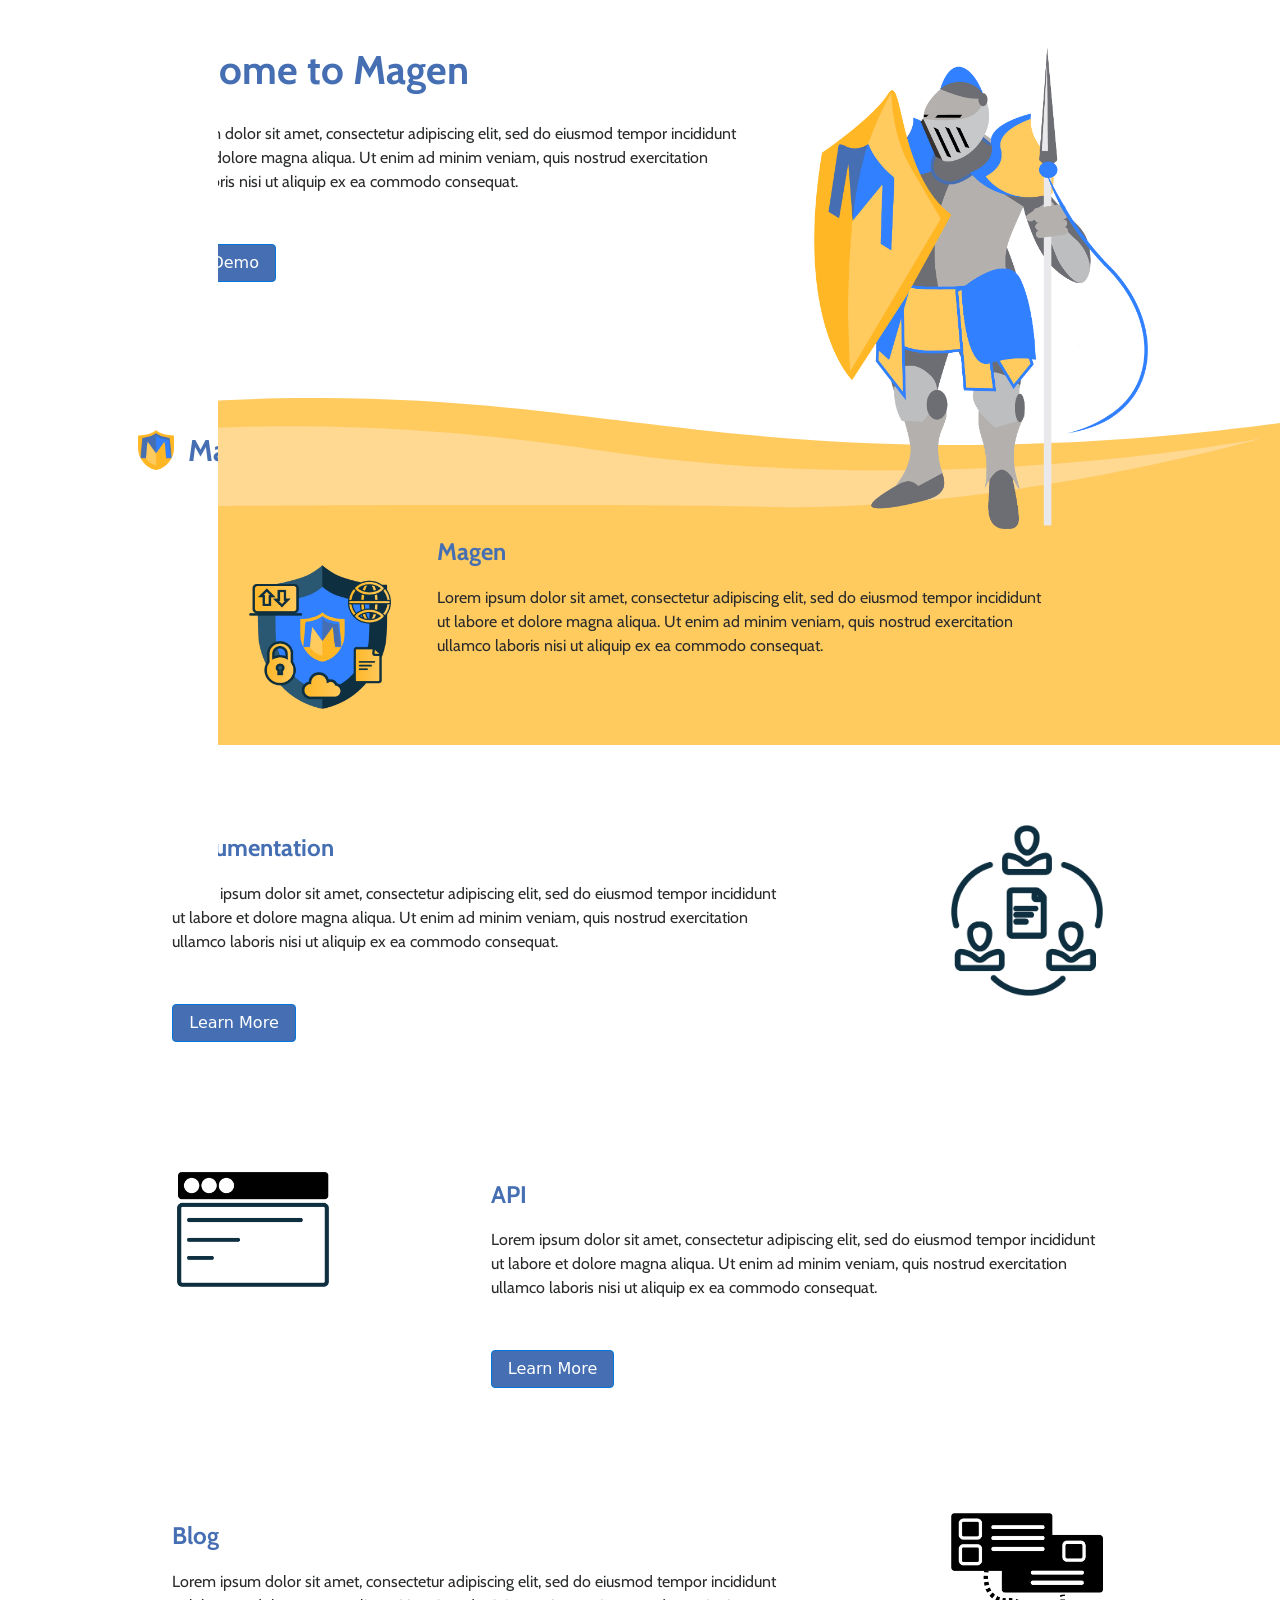
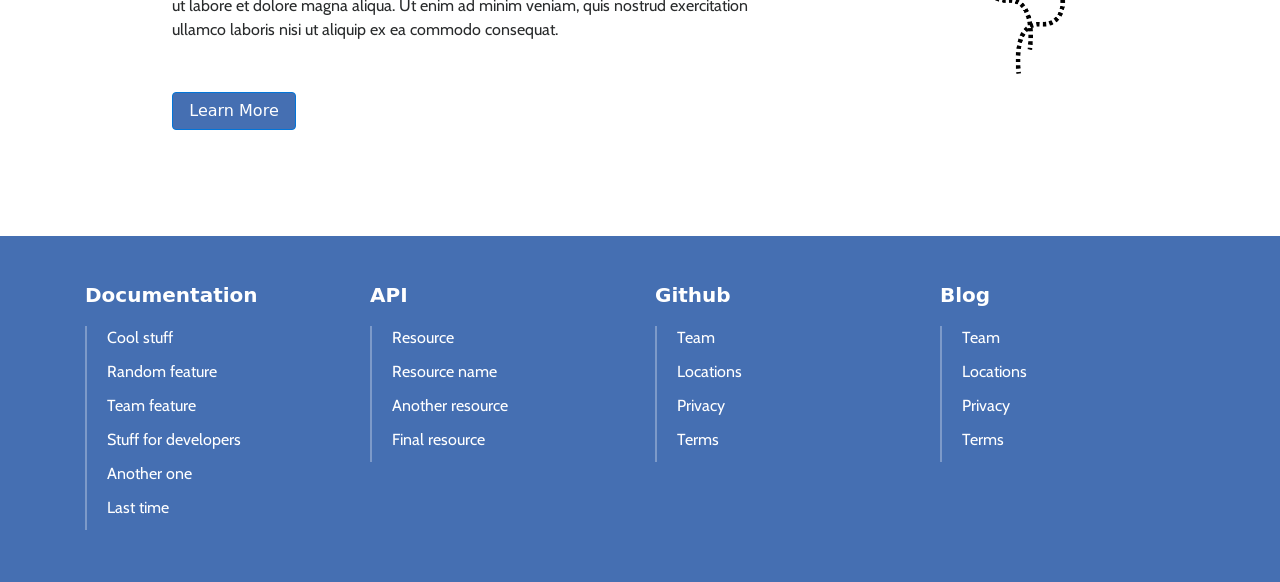
<file: index.html>
<!DOCTYPE html>
<html lang="en">
  <head>
    <meta charset="utf-8">
    <meta name="viewport" content="width=device-width, initial-scale=1, shrink-to-fit=no">
    <meta name="description" content="">
    <meta name="author" content="">
    <link rel="icon" href="../../favicon.ico">

    <title>Magen-io</title>

    <!-- Bootstrap core CSS -->
    <link href="bootstrap.min.css" rel="stylesheet">

    <!-- Custom styles for this template -->
    <link href="starter-template.css" rel="stylesheet">
    <link href="https://fonts.googleapis.com/css?family=Cabin:400,400i,500,500i,600,600i,700,700i" rel="stylesheet">
  </head>

  <body>

    <nav class="navbar navbar-toggleable-md navbar-inverse bg-inverse fixed-top ">
      <a style=" color:#456FB2;" class="navbar-brand"><img style=" background-color: transparent !important; width: 64px;" src="images/Magenlogo.png" alt="MagenLogo">Magen
        </a>
      <button class="navbar-toggler navbar-toggler-right" type="button" data-toggle="collapse" data-target="#navbarsExampleDefault" aria-controls="navbarsExampleDefault" aria-expanded="false" aria-label="Toggle navigation">
        <span class="navbar-toggler-icon"></span>
      </button>
     

    
      <div class="collapse navbar-collapse" id="navbarsExampleDefault">
        <ul class="navbar-nav ml-auto">

          <li class="nav-item dropdown ">
        <a class="nav-link dropdown-toggle " href="#" id="navbarDropdown" role="button" data-toggle="dropdown" aria-haspopup="true" aria-expanded="false">
          Documentation
        </a>
        <div class="dropdown-menu" aria-labelledby="navbarDropdown">
          <a class="dropdown-item" href="#">Action</a>
          <a class="dropdown-item" href="#">Another action</a>
          <div class="dropdown-divider"></div>
          <a class="dropdown-item" href="#">Something else here</a>
        </div>
      </li>
          <li class="nav-item dropdown">
        <a class="nav-link dropdown-toggle" href="http://example.com" id="navbarDropdownMenuLink" data-toggle="dropdown" aria-haspopup="true" aria-expanded="false">
          API
        </a>
        <div class="dropdown-menu" aria-labelledby="navbarDropdownMenuLink">
          <a class="dropdown-item" href="#">Action</a>
          <a class="dropdown-item" href="#">Another action</a>
          <a class="dropdown-item" href="#">Something else here</a>
        </div>
      </li>
          <li class="nav-item dropdown">
        <a class="nav-link dropdown-toggle" href="http://example.com" id="navbarDropdownMenuLink" data-toggle="dropdown" aria-haspopup="true" aria-expanded="false">
         Blog
        </a>
        <div class="dropdown-menu" aria-labelledby="navbarDropdownMenuLink">
          <a class="dropdown-item" href="#">Action</a>
          <a class="dropdown-item" href="#">Another action</a>
          <a class="dropdown-item" href="#">Something else here</a>
        </div>
      </li>
           <li class="nav-item dropdown">
        <a class="nav-link dropdown-toggle" href="http://example.com" id="navbarDropdownMenuLink" data-toggle="dropdown" aria-haspopup="true" aria-expanded="false">
          Github
        </a>
        <div class="dropdown-menu" aria-labelledby="navbarDropdownMenuLink">
          <a class="dropdown-item" href="#">Action</a>
          <a class="dropdown-item" href="#">Another action</a>
          <a class="dropdown-item" href="#">Something else here</a>
        </div>
      </li>
              <li>
                <p class="navbar-btn">
                    <a style="color:white;" href="#" class="btn btn-default">Demo</a>
                </p>
            </li>
        </ul>
       
      </div>
    </nav>

    <div class="container">

      <div class="starter-template">
        
      <div class="row justify-content-around">
        <div class="col-sm-7 text-left">
            <h1 style=" color:#456FB2">Welcome to Magen</h1>
            <p class="magentext">Lorem ipsum dolor sit amet, consectetur adipiscing elit, sed do eiusmod tempor incididunt ut labore et dolore magna aliqua. Ut enim ad minim veniam, quis nostrud exercitation ullamco laboris nisi ut aliquip ex ea commodo consequat.</p>
            <a class="btn btn-primary" href="#" role="button">Try Out Demo</a>
            </div>
          
          <div class="col-md-4">
           <img src="images/shieldknight.png" class="img-fluid" alt="Cinque Terre">
          </div>
          
      </div>

      <div class="row row-full" style="background-image: url(images/backgroundwave.svg);background-position: center bottom;background-repeat: repeat-x; height:200px;">
      </div>

      	<div class="row row-full justify-content-center sectionbg">
      		<div class="col-sm-2 text-margin">
            <img src="images/shieldtitle.png" class="img-fluid" alt="Cinque Terre">
          </div>
          
           <div class="col-sm-6 text-left text-margin1">
            <h4 style=" color:#456FB2">Magen</h4>
            <p class="magentext">Lorem ipsum dolor sit amet, consectetur adipiscing elit, sed do eiusmod tempor incididunt ut labore et dolore magna aliqua. Ut enim ad minim veniam, quis nostrud exercitation ullamco laboris nisi ut aliquip ex ea commodo consequat. </p>
            
            </div>
        </div>
     
     

 

        
      <section class="row justify-content-around toprow">
          
           <div class="col-sm-7 text-left text-margin1">
            <h4 style=" color:#456FB2">Documentation</h4>
            <p class="magentext">Lorem ipsum dolor sit amet, consectetur adipiscing elit, sed do eiusmod tempor incididunt ut labore et dolore magna aliqua. Ut enim ad minim veniam, quis nostrud exercitation ullamco laboris nisi ut aliquip ex ea commodo consequat. </p>
             <a class="btn btn-primary" href="#" role="button">Learn More</a>
          </div>

          <div class="col-sm-2 flex-first flex-md-unordered">
            <img src="images/documentation.png" class="img-fluid" alt="Cinque Terre">
          </div>

      </section>

         <section class="row justify-content-around">
          
          <div class="col-sm-2">
            <img src="images/api.png" class="img-fluid" alt="Cinque Terre">
          </div>

          <div class="col-sm-7 text-left text-margin1">
            <h4 style=" color:#456FB2">API</h4>
            <p class="magentext">Lorem ipsum dolor sit amet, consectetur adipiscing elit, sed do eiusmod tempor incididunt ut labore et dolore magna aliqua. Ut enim ad minim veniam, quis nostrud exercitation ullamco laboris nisi ut aliquip ex ea commodo consequat. </p>
             <a class="btn btn-primary" href="#" role="button">Learn More</a>
          </div>

      </section>

      <section class="row justify-content-around margin-top">
          
           <div class="col-sm-7 text-left text-margin1">
            <h4 style=" color:#456FB2">Blog</h4>
            <p class="magentext">Lorem ipsum dolor sit amet, consectetur adipiscing elit, sed do eiusmod tempor incididunt ut labore et dolore magna aliqua. Ut enim ad minim veniam, quis nostrud exercitation ullamco laboris nisi ut aliquip ex ea commodo consequat. </p>
             <a class="btn btn-primary" href="#" role="button">Learn More</a>
          </div>

          <div class="col-sm-2 flex-first flex-md-unordered">
            <img src="images/blog.png" class="img-fluid" alt="Cinque Terre">
          </div>

      </section>


      </div><!-- /.Starter-template -->

    </div><!-- /.container -->
    <div class="container-fluid">
     <footer class="pt-4 my-md-5 pt-md-5 border-top footerbg">
        <div class="row">
          <div class="container">
            <div class="row">
          
          <div class="col-md-3">
            <h5 style="color:white; margin-bottom:20px; font-weight:700">Documentation</h5>
              <ul class="list-unstyled text-small footerborder">
              <li><a class="text-muted" style="color:white;font-family:cabin; font-weight:400;"  href="#">Cool stuff</a></li>
              <li><a class="text-muted" style="color:white;font-family:cabin; font-weight:400;" href="#">Random feature</a></li>
              <li><a class="text-muted" style="color:white;font-family:cabin; font-weight:400;" href="#">Team feature</a></li>
              <li><a class="text-muted" style="color:white;font-family:cabin; font-weight:400;" href="#">Stuff for developers</a></li>
              <li><a class="text-muted" style="color:white;font-family:cabin; font-weight:400;" href="#">Another one</a></li>
              <li><a class="text-muted" style="color:white;font-family:cabin; font-weight:400;" href="#">Last time</a></li>
            </ul>
          </div>
          <div class="col-md-3">
            <h5 style="color:white; margin-bottom:20px; font-weight:700">API</h5>
            <ul class="list-unstyled text-small footerborder">
              <li><a class="text-muted" style="color:white;font-family:cabin; font-weight:400;" href="#">Resource</a></li>
              <li><a class="text-muted" style="color:white;font-family:cabin; font-weight:400;" href="#">Resource name</a></li>
              <li><a class="text-muted" style="color:white;font-family:cabin; font-weight:400;" href="#">Another resource</a></li>
              <li><a class="text-muted" style="color:white;font-family:cabin; font-weight:400;" href="#">Final resource</a></li>
            </ul>
          </div>
          <div class="col-md-3">
            <h5 style="color:white; margin-bottom:20px; font-weight:700">Github</h5>
            <ul class="list-unstyled text-small footerborder">
              <li><a class="text-muted" style="color:white;font-family:cabin; font-weight:400;" href="#">Team</a></li>
              <li><a class="text-muted" style="color:white;font-family:cabin; font-weight:400;" href="#">Locations</a></li>
              <li><a class="text-muted" style="color:white;font-family:cabin; font-weight:400;" href="#">Privacy</a></li>
              <li><a class="text-muted" style="color:white;font-family:cabin; font-weight:400;" href="#">Terms</a></li>
            </ul>
          </div>
          <div class="col-md-3">
            <h5 style="color:white; margin-bottom:20px; font-weight:700">Blog</h5>
            <ul class="list-unstyled text-small footerborder">
              <li><a class="text-muted" style="color:white;font-family:cabin; font-weight:400;" href="#">Team</a></li>
              <li><a class="text-muted" style="color:white;font-family:cabin; font-weight:400;" href="#">Locations</a></li>
              <li><a class="text-muted" style="color:white;font-family:cabin; font-weight:400;" href="#">Privacy</a></li>
              <li><a class="text-muted" style="color:white;font-family:cabin; font-weight:400;" href="#">Terms</a></li>
            </ul>
          </div>
       
        </div>
        </div>
      </footer>
    </div><!--container-->
    </div><!--container-fluid-->

    <!-- Bootstrap core JavaScript
    ================================================== -->
    <!-- Placed at the end of the document so the pages load faster -->
    <script src="https://code.jquery.com/jquery-3.2.1.slim.min.js" integrity="sha384-KJ3o2DKtIkvYIK3UENzmM7KCkRr/rE9/Qpg6aAZGJwFDMVNA/GpGFF93hXpG5KkN" crossorigin="anonymous"></script>
<script src="https://cdnjs.cloudflare.com/ajax/libs/popper.js/1.12.9/umd/popper.min.js" integrity="sha384-ApNbgh9B+Y1QKtv3Rn7W3mgPxhU9K/ScQsAP7hUibX39j7fakFPskvXusvfa0b4Q" crossorigin="anonymous"></script>
<script src="https://maxcdn.bootstrapcdn.com/bootstrap/4.0.0-beta.3/js/bootstrap.min.js" integrity="sha384-a5N7Y/aK3qNeh15eJKGWxsqtnX/wWdSZSKp+81YjTmS15nvnvxKHuzaWwXHDli+4" crossorigin="anonymous"></script>
  </body>
</html>
</file>
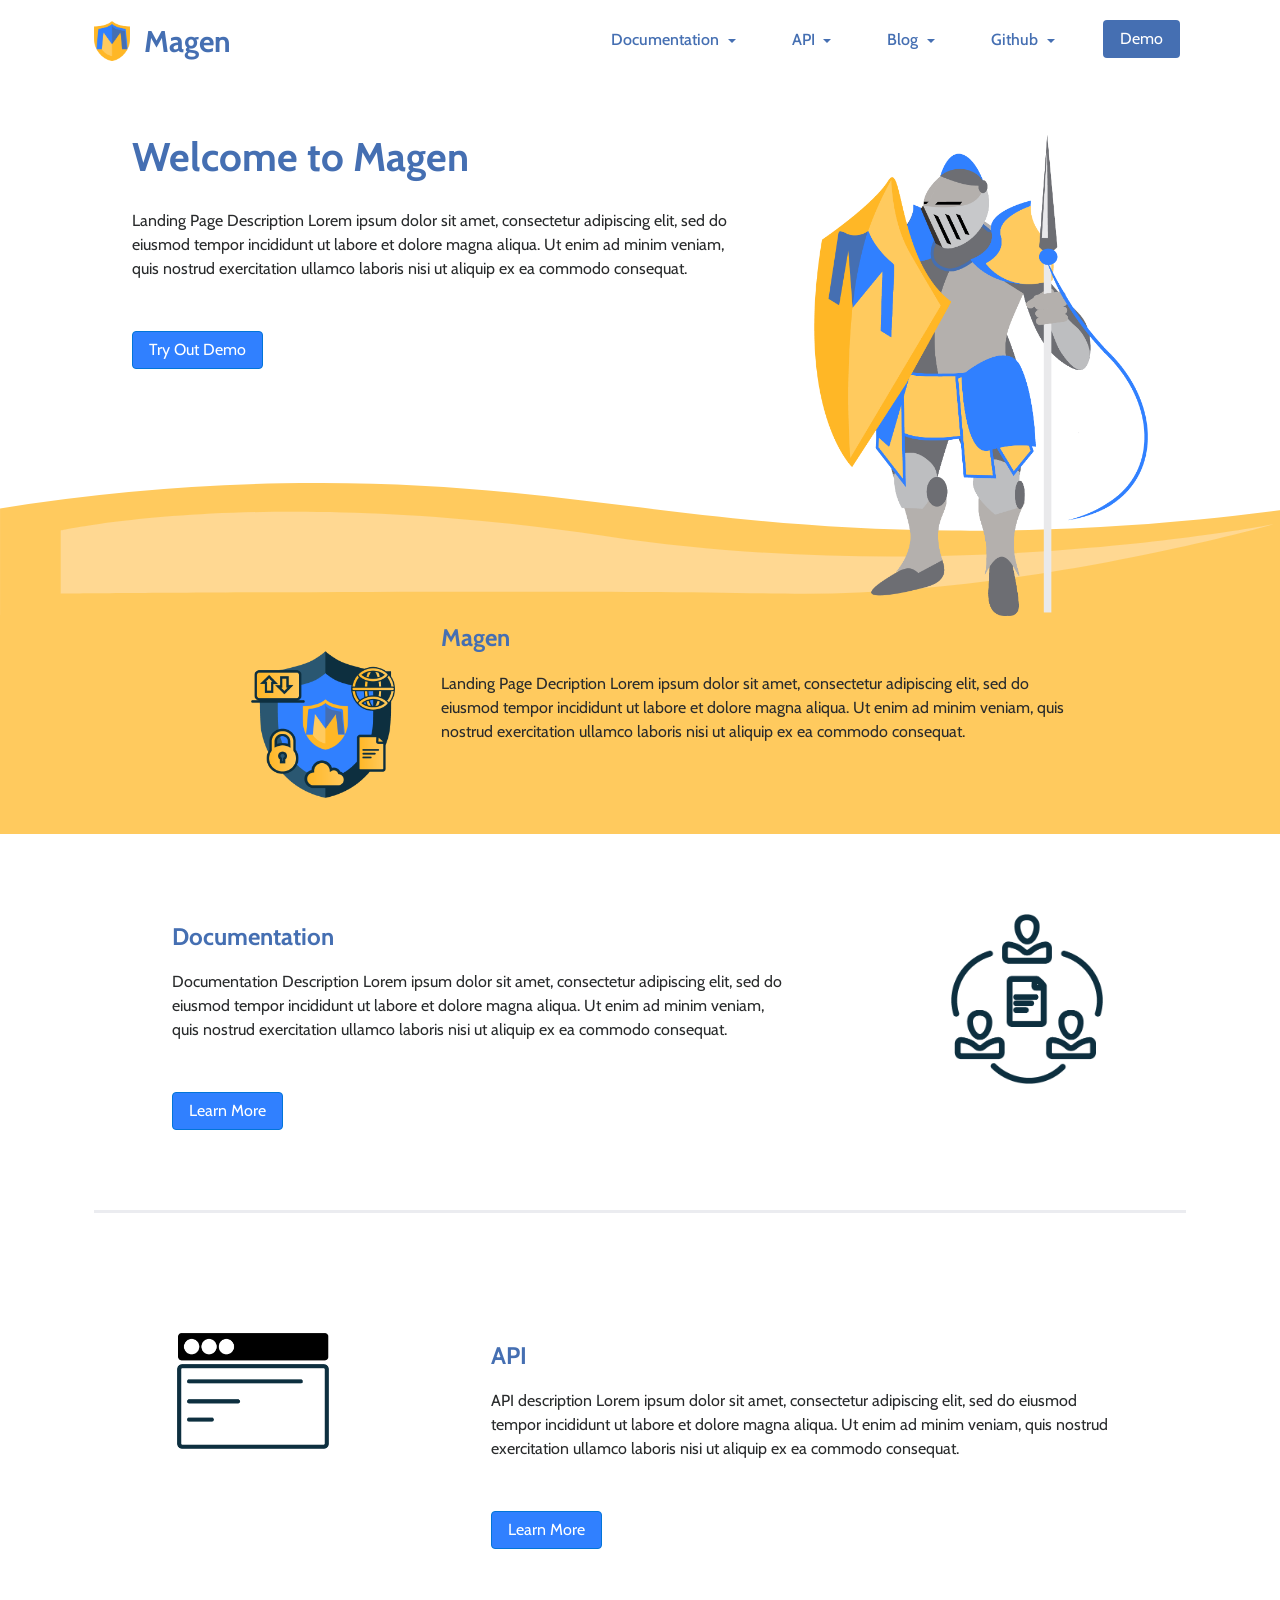
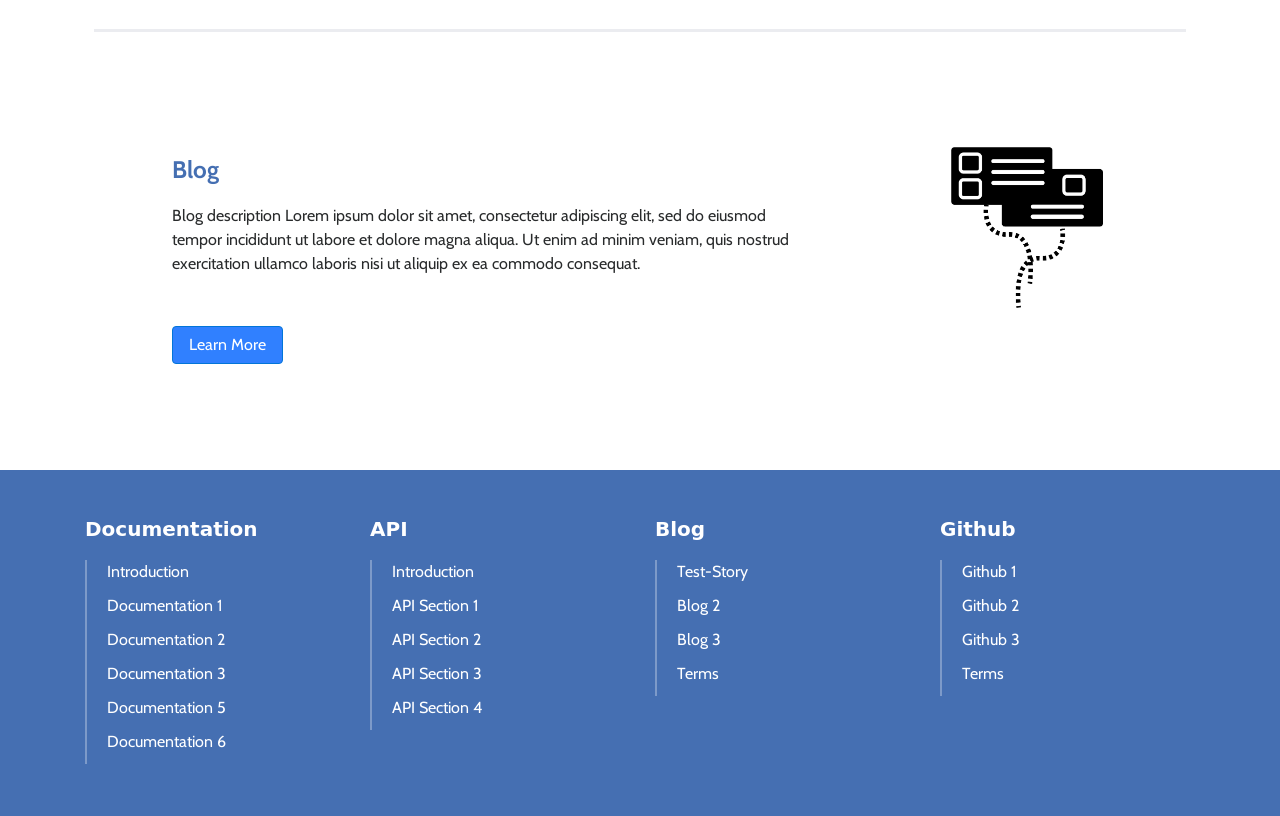
<file: landing_page/index.html>
<!DOCTYPE html>
<html lang="en">
  <head>
    <meta charset="utf-8">
    <meta name="viewport" content="width=device-width, initial-scale=1, shrink-to-fit=no">
    <meta name="description" content="">
    <meta name="author" content="">
    <link rel="icon" href="../../favicon.ico">

    <title>Magen-io</title>

    <!-- Bootstrap core CSS -->
    <link href="bootstrap.min.css" rel="stylesheet">

    <!-- Custom styles for this template -->
    <link href="starter-template.css" rel="stylesheet">
    <link href="https://fonts.googleapis.com/css?family=Cabin:400,400i,500,500i,600,600i,700,700i" rel="stylesheet">
  </head>

  <body style="padding-top:87px;">

    <nav class="navbar navbar-toggleable-md navbar-inverse bg-inverse fixed-top ">
      <a style=" color:#456FB2;" href="index.html" class="navbar-brand"><img style=" background-color: transparent !important; width: 64px;" src="images/Magenlogo.png" alt="MagenLogo">Magen
        </a>
      <button class="navbar-toggler navbar-toggler-right" type="button" data-toggle="collapse" data-target="#navbarsExampleDefault" aria-controls="navbarsExampleDefault" aria-expanded="false" aria-label="Toggle navigation">
        <span class="navbar-toggler-icon"></span>
      </button>
     

    
      <div class="collapse navbar-collapse" id="navbarsExampleDefault">
        <ul class="navbar-nav ml-auto">

          <li class="nav-item dropdown ">
        <a class="nav-link dropdown-toggle" id="navbarDropdown" role="button" data-toggle="dropdown" aria-haspopup="true" aria-expanded="false">
          Documentation
        </a>
        <div class="dropdown-menu" aria-labelledby="navbarDropdown">
          <a class="dropdown-item" href="documentation.html#Introduction">Introduction</a> <!--Link Title -->
          <a class="dropdown-item" href="documentation.html#list-item-1">Documentation 1</a> <!--Link Title -->
          <a class="dropdown-item" href="documentation.html#list-item-2">Documentation 2</a> <!--Link Title -->
          <a class="dropdown-item" href="documentation.html#list-item-3">Documentation 3</a> <!--Link Title -->
       
      </li>
          <li class="nav-item dropdown">
        <a class="nav-link dropdown-toggle" href="http://example.com" id="navbarDropdownMenuLink" data-toggle="dropdown" aria-haspopup="true" aria-expanded="false">
          API
        </a>
        <div class="dropdown-menu" aria-labelledby="navbarDropdownMenuLink">
          <a class="dropdown-item" href="api.html#Introduction">Introduction</a>
          <a class="dropdown-item" href="api.html#list-item-1">API Section 1</a> <!--Link Title -->
          <a class="dropdown-item" href="api.html#list-item-2">API Section 2</a> <!--Link Title -->
          <a class="dropdown-item" href="api.html#list-item-3">API Section 3</a> <!--Link Title -->
        </div>
      </li>
          <li class="nav-item dropdown">
        <a class="nav-link dropdown-toggle" href="http://example.com" id="navbarDropdownMenuLink" data-toggle="dropdown" aria-haspopup="true" aria-expanded="false">
         Blog
        </a>
        <div class="dropdown-menu" aria-labelledby="navbarDropdownMenuLink">
          <a class="dropdown-item" href="https://medium.com/@rapenno/test-story-cb13fab3d4e9">Test-Story</a> <!--Blog Title -->

        </div>
      </li>
           <li class="nav-item dropdown">
        <a class="nav-link dropdown-toggle" href="http://example.com" id="navbarDropdownMenuLink" data-toggle="dropdown" aria-haspopup="true" aria-expanded="false">
        Github
        </a>
        <div class="dropdown-menu" aria-labelledby="navbarDropdownMenuLink">
          <a class="dropdown-item" href="#">Github</a> <!--Link Title -->
          <a class="dropdown-item" href="#">Github 2</a> <!--Link Title -->
          <a class="dropdown-item" href="#">Github 3</a> <!--Link Title -->
        </div>
      </li>
              <li>
                <p class="navbar-btn">
                    <a style="color:white;" href="#" class="btn btn-default">Demo</a> <!--Demo Link -->
                </p>
            </li>
        </ul>
       
      </div>
    </nav>

    <div class="container">

      <div class="starter-template">
        
      <div class="row justify-content-around">
        <div class="col-sm-7 text-left">
            <h1 style=" color:#456FB2">Welcome to Magen</h1> <!--Title -->
            <p class="magentext">Landing Page Description Lorem ipsum dolor sit amet, consectetur adipiscing elit, sed do eiusmod tempor incididunt ut labore et dolore magna aliqua. Ut enim ad minim veniam, quis nostrud exercitation ullamco laboris nisi ut aliquip ex ea commodo consequat.</p><!--Landing Page Description -->
            <a class="btn btn-primary" href="#" role="button">Try Out Demo</a> <!--Demos -->
            </div>
          
          <div class="col-md-4">
           <img src="images/shieldknight.png" class="img-fluid" alt="Cinque Terre">
          </div>
          
      </div>

      <div class="row row-full" style="background-image: url(images/backgroundwave.svg);background-position: center bottom;background-repeat: repeat-x; height:200px;">
      </div>

      	<div class="row row-full justify-content-center sectionbg">
      		<div class="col-sm-2 text-margin">
            <img src="images/shieldtitle.png" class="img-fluid" alt="Cinque Terre">
          </div>
          
           <div class="col-sm-6 text-left text-margin1">
            <h4 style=" color:#456FB2">Magen</h4> <!--Title -->
            <p class="magentext">Landing Page Decription Lorem ipsum dolor sit amet, consectetur adipiscing elit, sed do eiusmod tempor incididunt ut labore et dolore magna aliqua. Ut enim ad minim veniam, quis nostrud exercitation ullamco laboris nisi ut aliquip ex ea commodo consequat. </p> <!--Landing Page Description -->
            
            </div>
        </div>
     
     

 

        
      <section class="row justify-content-around toprow section_divider">
          
           <div class="col-sm-7 text-left text-margin1">
            <h4 style=" color:#456FB2">Documentation</h4> <!--Title -->
            <p class="magentext">Documentation Description Lorem ipsum dolor sit amet, consectetur adipiscing elit, sed do eiusmod tempor incididunt ut labore et dolore magna aliqua. Ut enim ad minim veniam, quis nostrud exercitation ullamco laboris nisi ut aliquip ex ea commodo consequat. </p> <!--Documentation Description -->
             <a class="btn btn-primary" href="documentation.html" role="button">Learn More</a> 
          </div>

          <div class="col-sm-2 flex-first flex-md-unordered" style="margin-bottom: 40px;">
            <img src="images/documentation.png" class="img-fluid" alt="Cinque Terre">
          </div>

      </section>

         <section class="row justify-content-around section_divider">
          
          <div class="col-sm-2" style="margin-bottom:40px">
            <img src="images/api.png" class="img-fluid" alt="Cinque Terre">
          </div>

          <div class="col-sm-7 text-left text-margin1">
            <h4 style=" color:#456FB2">API</h4> <!--Title -->
            <p class="magentext">API description Lorem ipsum dolor sit amet, consectetur adipiscing elit, sed do eiusmod tempor incididunt ut labore et dolore magna aliqua. Ut enim ad minim veniam, quis nostrud exercitation ullamco laboris nisi ut aliquip ex ea commodo consequat. </p> <!--API Description -->
             <a class="btn btn-primary" href="api.html" role="button">Learn More</a>
          </div>

      </section>

      <section class="row justify-content-around margin-top">
          
           <div class="col-sm-7 text-left text-margin1">
            <h4 style=" color:#456FB2">Blog</h4> <!--Title -->
            <p class="magentext">Blog description Lorem ipsum dolor sit amet, consectetur adipiscing elit, sed do eiusmod tempor incididunt ut labore et dolore magna aliqua. Ut enim ad minim veniam, quis nostrud exercitation ullamco laboris nisi ut aliquip ex ea commodo consequat. </p> <!--Blog Description -->
             <a class="btn btn-primary" href="https://medium.com/@rapenno/test-story-cb13fab3d4e9" role="button">Learn More</a>
          </div>

          <div class="col-sm-2 flex-first flex-md-unordered">
            <img src="images/blog.png" class="img-fluid" alt="Cinque Terre">
          </div>

      </section>


      </div><!-- /.Starter-template -->

    </div><!-- /.container -->

    <div class="container-fluid">
     <footer class="pt-4 my-md-5 pt-md-5 border-top footerbg">
    
          <div class="container">
            <div class="row">
          
          <div class="col-md-3">
            <h5 style="color:white; margin-bottom:20px; font-weight:700">Documentation</h5>
              <ul class="list-unstyled text-small footerborder">
              <li><a class="text-muted" style="color:white;font-family:cabin; font-weight:400;"  href="documentation.html#Introduction">Introduction</a></li> <!--footer Link -->
              <li><a class="text-muted" style="color:white;font-family:cabin; font-weight:400;" href="documentation.html#list-item-1">Documentation 1</a></li> <!--footer Link -->
              <li><a class="text-muted" style="color:white;font-family:cabin; font-weight:400;" href="documentation.html#list-item-2">Documentation 2</a></li> <!--footer Link -->
              <li><a class="text-muted" style="color:white;font-family:cabin; font-weight:400;" href="documentation.html#list-item-3">Documentation 3</a></li> <!--footer Link -->
              <li><a class="text-muted" style="color:white;font-family:cabin; font-weight:400;" href="#">Documentation 5</a></li> <!--footer Link -->
              <li><a class="text-muted" style="color:white;font-family:cabin; font-weight:400;" href="#">Documentation 6</a></li> <!--footer Link -->
            </ul>
          </div>
          <div class="col-md-3">
            <h5 style="color:white; margin-bottom:20px; font-weight:700">API</h5>
            <ul class="list-unstyled text-small footerborder">
              <li><a class="text-muted" style="color:white;font-family:cabin; font-weight:400;" href="api.html#Introduction">Introduction</a></li> <!--footer Link -->
              <li><a class="text-muted" style="color:white;font-family:cabin; font-weight:400;" href="api.html#list-item-1">API Section 1</a></li> <!--footer Link -->
              <li><a class="text-muted" style="color:white;font-family:cabin; font-weight:400;" href="api.html#list-item-2">API Section 2</a></li> <!--footer Link -->
              <li><a class="text-muted" style="color:white;font-family:cabin; font-weight:400;" href="api.html#list-item-3">API Section 3</a></li> <!--footer Link -->
              <li><a class="text-muted" style="color:white;font-family:cabin; font-weight:400;" href="#">API Section 4</a></li> <!--footer Link -->
            </ul>
          </div>
          <div class="col-md-3">
            <h5 style="color:white; margin-bottom:20px; font-weight:700">Blog</h5>
            <ul class="list-unstyled text-small footerborder">
              <li><a class="text-muted" style="color:white;font-family:cabin; font-weight:400;" href="https://medium.com/@rapenno/test-story-cb13fab3d4e9">Test-Story</a></li> <!--footer Link -->
              <li><a class="text-muted" style="color:white;font-family:cabin; font-weight:400;" href="#">Blog 2</a></li> <!--footer Link -->
              <li><a class="text-muted" style="color:white;font-family:cabin; font-weight:400;" href="#">Blog 3</a></li> <!--footer Link -->
              <li><a class="text-muted" style="color:white;font-family:cabin; font-weight:400;" href="#">Terms</a></li> <!--footer Link -->
            </ul>
          </div>
          <div class="col-md-3">
            <h5 style="color:white; margin-bottom:20px; font-weight:700">Github</h5>
            <ul class="list-unstyled text-small footerborder">
              <li><a class="text-muted" style="color:white;font-family:cabin; font-weight:400;" href="team.html">Github 1</a></li> <!--footer Link -->
              <li><a class="text-muted" style="color:white;font-family:cabin; font-weight:400;" href="#">Github 2</a></li> <!--footer Link -->
              <li><a class="text-muted" style="color:white;font-family:cabin; font-weight:400;" href="#">Github 3</a></li> <!--footer Link -->
              <li><a class="text-muted" style="color:white;font-family:cabin; font-weight:400;" href="#">Terms</a></li> <!--footer Link -->
            </ul>
          </div>
        
        </div>
      </div>
      </footer>
    
    </div><!--container-fluid-->

    <!-- Bootstrap core JavaScript
    ================================================== -->
    <!-- Placed at the end of the document so the pages load faster -->
    <script src="https://code.jquery.com/jquery-3.2.1.slim.min.js" integrity="sha384-KJ3o2DKtIkvYIK3UENzmM7KCkRr/rE9/Qpg6aAZGJwFDMVNA/GpGFF93hXpG5KkN" crossorigin="anonymous"></script>
<script src="https://cdnjs.cloudflare.com/ajax/libs/popper.js/1.12.9/umd/popper.min.js" integrity="sha384-ApNbgh9B+Y1QKtv3Rn7W3mgPxhU9K/ScQsAP7hUibX39j7fakFPskvXusvfa0b4Q" crossorigin="anonymous"></script>
<script src="https://maxcdn.bootstrapcdn.com/bootstrap/4.0.0-beta.3/js/bootstrap.min.js" integrity="sha384-a5N7Y/aK3qNeh15eJKGWxsqtnX/wWdSZSKp+81YjTmS15nvnvxKHuzaWwXHDli+4" crossorigin="anonymous"></script>
<script type="text/javascript">$(document).on('click','.navbar-collapse.in',function(e) {

    if( $(e.target).is('a') && ( $(e.target).attr('class') != 'dropdown-toggle' ) ) {
        $(this).collapse('hide');
    }

});
</script>
  </body>
</html>
</file>
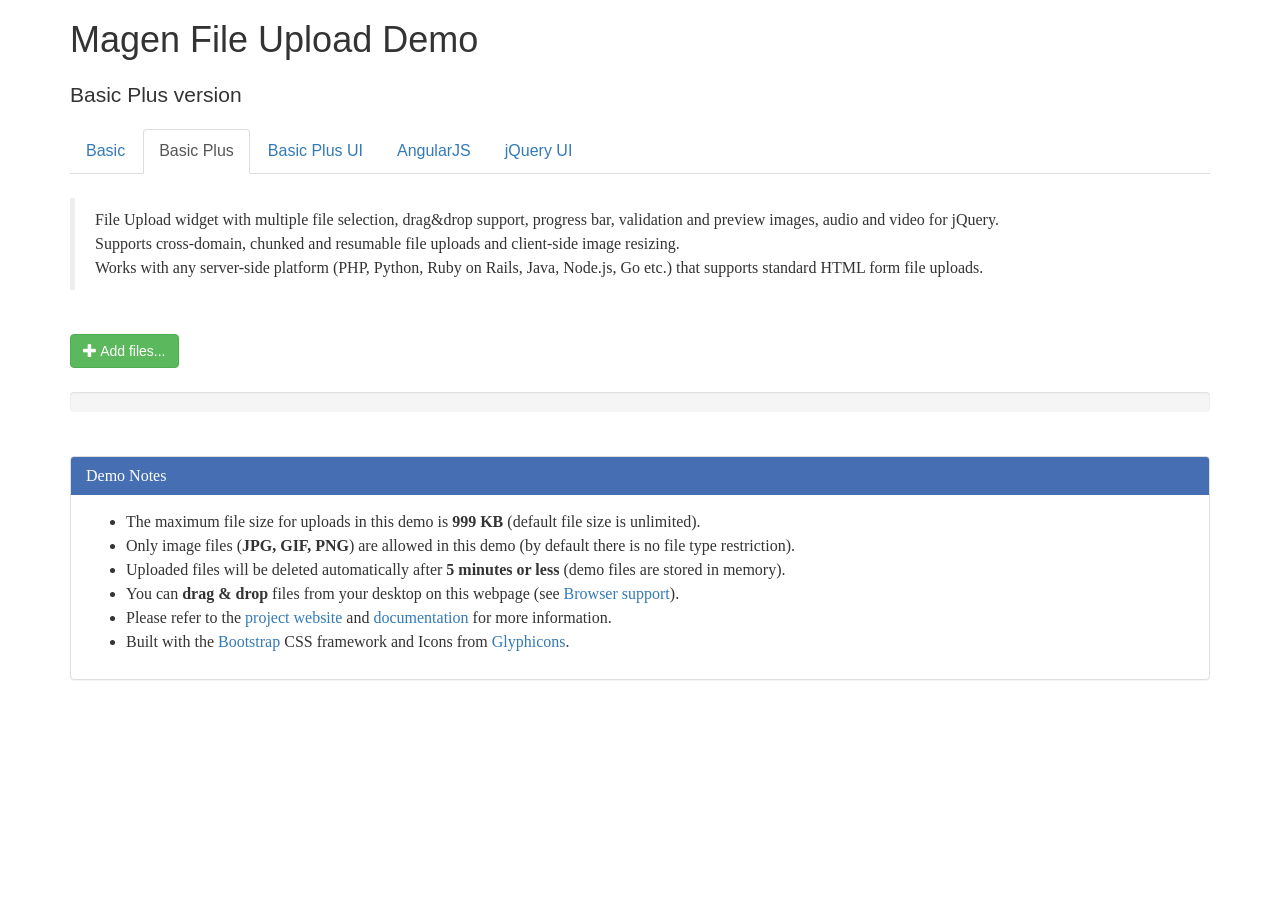
<file: file_upload/basic-plus.html>
<!DOCTYPE HTML>
<!--
/*
 * jQuery File Upload Plugin Basic Plus Demo
 * https://github.com/blueimp/jQuery-File-Upload
 *
 * Copyright 2013, Sebastian Tschan
 * https://blueimp.net
 *
 * Licensed under the MIT license:
 * https://opensource.org/licenses/MIT
 */
-->
<html lang="en">
<head>
<!-- Force latest IE rendering engine or ChromeFrame if installed -->
<!--[if IE]><meta http-equiv="X-UA-Compatible" content="IE=edge,chrome=1"><![endif]-->
<meta charset="utf-8">
<title>Magen File Upload - Basic Plus version</title>
<meta name="description" content="File Upload widget with multiple file selection, drag&amp;drop support, progress bar, validation and preview images, audio and video for jQuery. Supports cross-domain, chunked and resumable file uploads. Works with any server-side platform (Google App Engine, PHP, Python, Ruby on Rails, Java, etc.) that supports standard HTML form file uploads.">
<meta name="viewport" content="width=device-width, initial-scale=1.0">
<!-- Bootstrap styles -->
<link rel="stylesheet" href="//netdna.bootstrapcdn.com/bootstrap/3.2.0/css/bootstrap.min.css">
<!-- Generic page styles -->
<link rel="stylesheet" href="css/style.css">
<!-- CSS to style the file input field as button and adjust the Bootstrap progress bars -->
<link rel="stylesheet" href="css/jquery.fileupload.css">
</head>
<body>
<!--<div class="navbar navbar-default navbar-fixed-top">-->
    <!--<div class="container">-->
        <!--<div class="navbar-header">-->
            <!--<button type="button" class="navbar-toggle" data-toggle="collapse" data-target=".navbar-fixed-top .navbar-collapse">-->
                <!--<span class="icon-bar"></span>-->
                <!--<span class="icon-bar"></span>-->
                <!--<span class="icon-bar"></span>-->
            <!--</button>-->
            <!--<a class="navbar-brand" href="https://github.com/blueimp/jQuery-File-Upload">jQuery File Upload</a>-->
        <!--</div>-->
        <!--<div class="navbar-collapse collapse">-->
            <!--<ul class="nav navbar-nav">-->
                <!--<li><a href="https://github.com/blueimp/jQuery-File-Upload/tags">Download</a></li>-->
                <!--<li><a href="https://github.com/blueimp/jQuery-File-Upload">Source Code</a></li>-->
                <!--<li><a href="https://github.com/blueimp/jQuery-File-Upload/wiki">Documentation</a></li>-->
                <!--<li><a href="https://blueimp.net">&copy; Sebastian Tschan</a></li>-->
            <!--</ul>-->
        <!--</div>-->
    <!--</div>-->
<!--</div>-->
<div class="container">
    <h1>Magen File Upload Demo</h1>
    <h2 class="lead">Basic Plus version</h2>
    <ul class="nav nav-tabs">
        <li><a href="basic.html">Basic</a></li>
        <li class="active"><a href="basic-plus.html">Basic Plus</a></li>
        <li><a href="index.html">Basic Plus UI</a></li>
        <li><a href="angularjs.html">AngularJS</a></li>
        <li><a href="jquery-ui.html">jQuery UI</a></li>
    </ul>
    <br>
    <blockquote>
        <p>File Upload widget with multiple file selection, drag&amp;drop support, progress bar, validation and preview images, audio and video for jQuery.<br>
        Supports cross-domain, chunked and resumable file uploads and client-side image resizing.<br>
        Works with any server-side platform (PHP, Python, Ruby on Rails, Java, Node.js, Go etc.) that supports standard HTML form file uploads.</p>
    </blockquote>
    <br>
    <!-- The fileinput-button span is used to style the file input field as button -->
    <span class="btn btn-success fileinput-button">
        <i class="glyphicon glyphicon-plus"></i>
        <span>Add files...</span>
        <!-- The file input field used as target for the file upload widget -->
        <input id="fileupload" type="file" name="files[]" multiple>
    </span>
    <br>
    <br>
    <!-- The global progress bar -->
    <div id="progress" class="progress">
        <div class="progress-bar progress-bar-success"></div>
    </div>
    <!-- The container for the uploaded files -->
    <div id="files" class="files"></div>
    <br>
    <div class="panel panel-default">
        <div class="panel-heading">
            <h3 class="panel-title">Demo Notes</h3>
        </div>
        <div class="panel-body">
            <ul>
                <li>The maximum file size for uploads in this demo is <strong>999 KB</strong> (default file size is unlimited).</li>
                <li>Only image files (<strong>JPG, GIF, PNG</strong>) are allowed in this demo (by default there is no file type restriction).</li>
                <li>Uploaded files will be deleted automatically after <strong>5 minutes or less</strong> (demo files are stored in memory).</li>
                <li>You can <strong>drag &amp; drop</strong> files from your desktop on this webpage (see <a href="https://github.com/blueimp/jQuery-File-Upload/wiki/Browser-support">Browser support</a>).</li>
                <li>Please refer to the <a href="https://github.com/blueimp/jQuery-File-Upload">project website</a> and <a href="https://github.com/blueimp/jQuery-File-Upload/wiki">documentation</a> for more information.</li>
                <li>Built with the <a href="http://getbootstrap.com/">Bootstrap</a> CSS framework and Icons from <a href="http://glyphicons.com/">Glyphicons</a>.</li>
            </ul>
        </div>
    </div>
</div>
<script src="//ajax.googleapis.com/ajax/libs/jquery/1.11.3/jquery.min.js"></script>
<!-- The jQuery UI widget factory, can be omitted if jQuery UI is already included -->
<script src="js/vendor/jquery.ui.widget.js"></script>
<!-- The Load Image plugin is included for the preview images and image resizing functionality -->
<script src="//blueimp.github.io/JavaScript-Load-Image/js/load-image.all.min.js"></script>
<!-- The Canvas to Blob plugin is included for image resizing functionality -->
<script src="//blueimp.github.io/JavaScript-Canvas-to-Blob/js/canvas-to-blob.min.js"></script>
<!-- Bootstrap JS is not required, but included for the responsive demo navigation -->
<script src="//netdna.bootstrapcdn.com/bootstrap/3.2.0/js/bootstrap.min.js"></script>
<!-- The Iframe Transport is required for browsers without support for XHR file uploads -->
<script src="js/jquery.iframe-transport.js"></script>
<!-- The basic File Upload plugin -->
<script src="js/jquery.fileupload.js"></script>
<!-- The File Upload processing plugin -->
<script src="js/jquery.fileupload-process.js"></script>
<!-- The File Upload image preview & resize plugin -->
<script src="js/jquery.fileupload-image.js"></script>
<!-- The File Upload audio preview plugin -->
<script src="js/jquery.fileupload-audio.js"></script>
<!-- The File Upload video preview plugin -->
<script src="js/jquery.fileupload-video.js"></script>
<!-- The File Upload validation plugin -->
<script src="js/jquery.fileupload-validate.js"></script>
<script>
/*jslint unparam: true, regexp: true */
/*global window, $ */
$(function () {
    'use strict';
    // Change this to the location of your server-side upload handler:
    var url = '/magen/ingestion/v2/file_upload/',
        uploadButton = $('<button/>')
            .addClass('btn btn-primary')
            .prop('disabled', true)
            .text('Processing...')
            .on('click', function () {
                var $this = $(this),
                    data = $this.data();
                $this
                    .off('click')
                    .text('Abort')
                    .on('click', function () {
                        $this.remove();
                        data.abort();
                    });
                data.submit().always(function () {
                    $this.remove();
                });
            });
    $('#fileupload').fileupload({
        url: url,
        dataType: 'json',
        autoUpload: false,
        //acceptFileTypes: /(\.|\/)(gif|jpe?g|png)$/i,
        // maxFileSize: 999000,
        // Enable image resizing, except for Android and Opera,
        // which actually support image resizing, but fail to
        // send Blob objects via XHR requests:
        disableImageResize: /Android(?!.*Chrome)|Opera/
            .test(window.navigator.userAgent),
        previewMaxWidth: 100,
        previewMaxHeight: 100,
        previewCrop: true
    }).on('fileuploadadd', function (e, data) {
        data.context = $('<div/>').appendTo('#files');
        $.each(data.files, function (index, file) {
            var node = $('<p/>')
                    .append($('<span/>').text(file.name));
            if (!index) {
                node
                    .append('<br>')
                    .append(uploadButton.clone(true).data(data));
            }
            node.appendTo(data.context);
        });
    }).on('fileuploadprocessalways', function (e, data) {
        var index = data.index,
            file = data.files[index],
            node = $(data.context.children()[index]);
        if (file.preview) {
            node
                .prepend('<br>')
                .prepend(file.preview);
        }
        if (file.error) {
            node
                .append('<br>')
                .append($('<span class="text-danger"/>').text(file.error));
        }
        if (index + 1 === data.files.length) {
            data.context.find('button')
                .text('Upload')
                .prop('disabled', !!data.files.error);
        }
    }).on('fileuploadprogressall', function (e, data) {
        var progress = parseInt(data.loaded / data.total * 100, 10);
        $('#progress .progress-bar').css(
            'width',
            progress + '%'
        );
    }).on('fileuploaddone', function (e, data) {
        $.each(data.result.files, function (index, file) {
            if (file.url) {
                var link = $('<a>')
                    .attr('target', '_blank')
                    .prop('href', file.url);
                $(data.context.children()[index])
                    .wrap(link);
            } else if (file.error) {
                var error = $('<span class="text-danger"/>').text(file.error);
                $(data.context.children()[index])
                    .append('<br>')
                    .append(error);
            }
        });
    }).on('fileuploadfail', function (e, data) {
        $.each(data.files, function (index) {
            var error = $('<span class="text-danger"/>').text('File upload failed.');
            $(data.context.children()[index])
                .append('<br>')
                .append(error);
        });
    }).prop('disabled', !$.support.fileInput)
        .parent().addClass($.support.fileInput ? undefined : 'disabled');
});
</script>
</body>
</html>
</file>
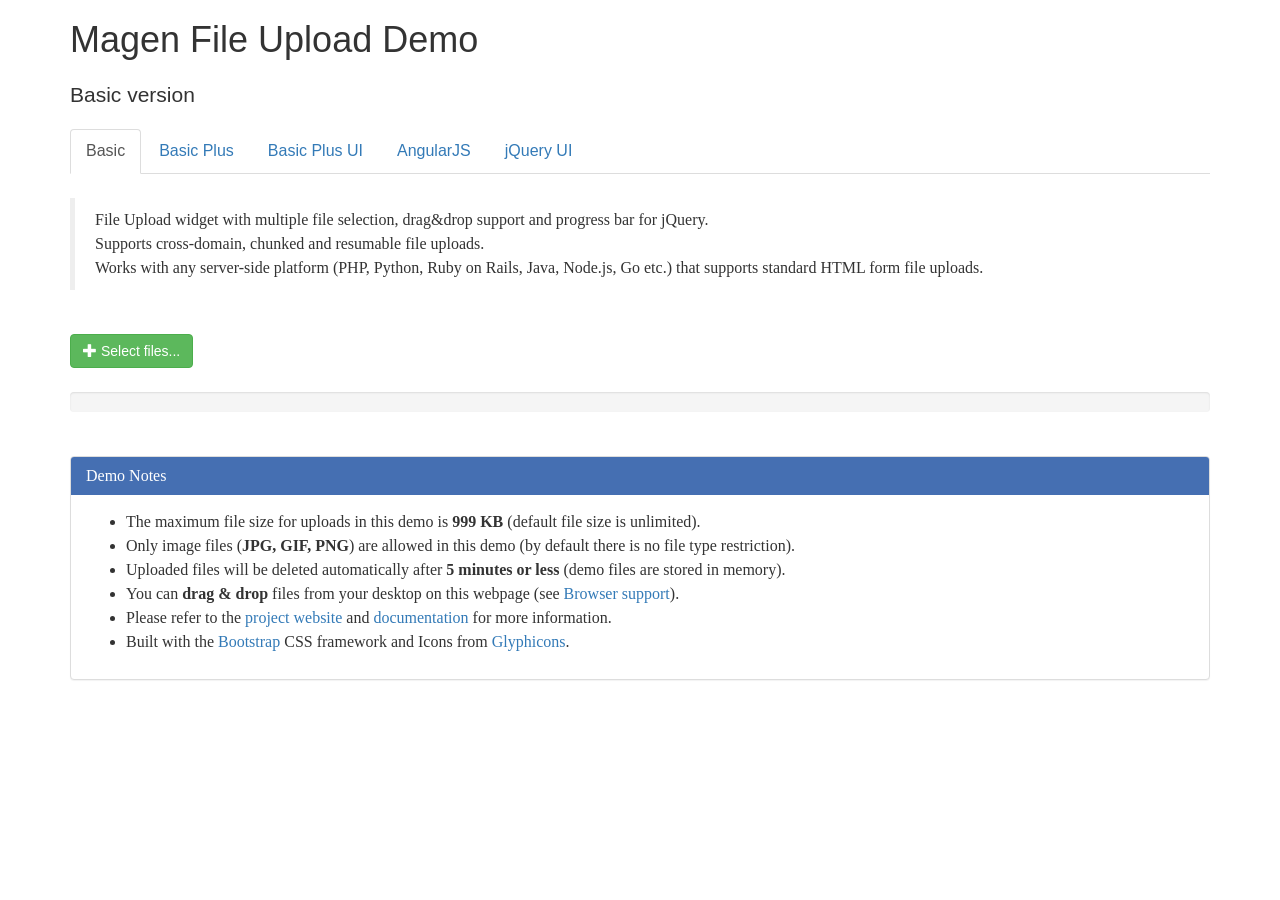
<file: file_upload/basic.html>
<!DOCTYPE HTML>
<!--
/*
 * jQuery File Upload Plugin Basic Demo
 * https://github.com/blueimp/jQuery-File-Upload
 *
 * Copyright 2013, Sebastian Tschan
 * https://blueimp.net
 *
 * Licensed under the MIT license:
 * https://opensource.org/licenses/MIT
 */
-->
<html lang="en">
<head>
<!-- Force latest IE rendering engine or ChromeFrame if installed -->
<!--[if IE]><meta http-equiv="X-UA-Compatible" content="IE=edge,chrome=1"><![endif]-->
<meta charset="utf-8">
<title>Magen File Upload - Basic version</title>
<meta name="description" content="File Upload widget with multiple file selection, drag&amp;drop support and progress bar for jQuery. Supports cross-domain, chunked and resumable file uploads. Works with any server-side platform (PHP, Python, Ruby on Rails, Java, Node.js, Go etc.) that supports standard HTML form file uploads.">
<meta name="viewport" content="width=device-width, initial-scale=1.0">
<!-- Bootstrap styles -->
<link rel="stylesheet" href="//netdna.bootstrapcdn.com/bootstrap/3.2.0/css/bootstrap.min.css">
<!-- Generic page styles -->
<link rel="stylesheet" href="css/style.css">
<!-- CSS to style the file input field as button and adjust the Bootstrap progress bars -->
<link rel="stylesheet" href="css/jquery.fileupload.css">
</head>
<body>
<!--<div class="navbar navbar-default navbar-fixed-top">-->
    <!--<div class="container">-->
        <!--<div class="navbar-header">-->
            <!--<button type="button" class="navbar-toggle" data-toggle="collapse" data-target=".navbar-fixed-top .navbar-collapse">-->
                <!--<span class="icon-bar"></span>-->
                <!--<span class="icon-bar"></span>-->
                <!--<span class="icon-bar"></span>-->
            <!--</button>-->
            <!--<a class="navbar-brand" href="https://github.com/blueimp/jQuery-File-Upload">jQuery File Upload</a>-->
        <!--</div>-->
        <!--<div class="navbar-collapse collapse">-->
            <!--<ul class="nav navbar-nav">-->
                <!--<li><a href="https://github.com/blueimp/jQuery-File-Upload/tags">Download</a></li>-->
                <!--<li><a href="https://github.com/blueimp/jQuery-File-Upload">Source Code</a></li>-->
                <!--<li><a href="https://github.com/blueimp/jQuery-File-Upload/wiki">Documentation</a></li>-->
                <!--<li><a href="https://blueimp.net">&copy; Sebastian Tschan</a></li>-->
            <!--</ul>-->
        <!--</div>-->
    <!--</div>-->
<!--</div>-->
<div class="container">
    <h1>Magen File Upload Demo</h1>
    <h2 class="lead">Basic version</h2>
    <ul class="nav nav-tabs">
        <li class="active"><a href="basic.html">Basic</a></li>
        <li><a href="basic-plus.html">Basic Plus</a></li>
        <li><a href="index.html">Basic Plus UI</a></li>
        <li><a href="angularjs.html">AngularJS</a></li>
        <li><a href="jquery-ui.html">jQuery UI</a></li>
    </ul>
    <br>
    <blockquote>
        <p>File Upload widget with multiple file selection, drag&amp;drop support and progress bar for jQuery.<br>
        Supports cross-domain, chunked and resumable file uploads.<br>
        Works with any server-side platform (PHP, Python, Ruby on Rails, Java, Node.js, Go etc.) that supports standard HTML form file uploads.</p>
    </blockquote>
    <br>
    <!-- The fileinput-button span is used to style the file input field as button -->
    <span class="btn btn-success fileinput-button">
        <i class="glyphicon glyphicon-plus"></i>
        <span>Select files...</span>
        <!-- The file input field used as target for the file upload widget -->
        <input id="fileupload" type="file" name="files[]" multiple>
    </span>
    <br>
    <br>
    <!-- The global progress bar -->
    <div id="progress" class="progress">
        <div class="progress-bar progress-bar-success"></div>
    </div>
    <!-- The container for the uploaded files -->
    <div id="files" class="files"></div>
    <br>
    <div class="panel panel-default">
        <div class="panel-heading">
            <h3 class="panel-title">Demo Notes</h3>
        </div>
        <div class="panel-body">
            <ul>
                <li>The maximum file size for uploads in this demo is <strong>999 KB</strong> (default file size is unlimited).</li>
                <li>Only image files (<strong>JPG, GIF, PNG</strong>) are allowed in this demo (by default there is no file type restriction).</li>
                <li>Uploaded files will be deleted automatically after <strong>5 minutes or less</strong> (demo files are stored in memory).</li>
                <li>You can <strong>drag &amp; drop</strong> files from your desktop on this webpage (see <a href="https://github.com/blueimp/jQuery-File-Upload/wiki/Browser-support">Browser support</a>).</li>
                <li>Please refer to the <a href="https://github.com/blueimp/jQuery-File-Upload">project website</a> and <a href="https://github.com/blueimp/jQuery-File-Upload/wiki">documentation</a> for more information.</li>
                <li>Built with the <a href="http://getbootstrap.com/">Bootstrap</a> CSS framework and Icons from <a href="http://glyphicons.com/">Glyphicons</a>.</li>
            </ul>
        </div>
    </div>
</div>
<script src="//ajax.googleapis.com/ajax/libs/jquery/1.11.3/jquery.min.js"></script>
<!-- The jQuery UI widget factory, can be omitted if jQuery UI is already included -->
<script src="js/vendor/jquery.ui.widget.js"></script>
<!-- The Iframe Transport is required for browsers without support for XHR file uploads -->
<script src="js/jquery.iframe-transport.js"></script>
<!-- The basic File Upload plugin -->
<script src="js/jquery.fileupload.js"></script>
<!-- Bootstrap JS is not required, but included for the responsive demo navigation -->
<script src="//netdna.bootstrapcdn.com/bootstrap/3.2.0/js/bootstrap.min.js"></script>
<script>
/*jslint unparam: true */
/*global window, $ */
$(function () {
    'use strict';
    // Change this to the location of your server-side upload handler:
    var url = '/magen/ingestion/v2/file_upload/';
    $('#fileupload').fileupload({
        url: url,
        dataType: 'json',
        done: function (e, data) {
            $.each(data.result.files, function (index, file) {
                $('<p/>').text(file.name).appendTo('#files');
            });
        },
        progressall: function (e, data) {
            var progress = parseInt(data.loaded / data.total * 100, 10);
            $('#progress .progress-bar').css(
                'width',
                progress + '%'
            );
        }
    }).prop('disabled', !$.support.fileInput)
        .parent().addClass($.support.fileInput ? undefined : 'disabled');
});
</script>
</body>
</html>
</file>
<file: starter-template.css>
body {
  position:relative;
}
.starter-template {
  padding: 3rem 1.5rem;
  text-align: center;
  
}
@media (min-width: 1200px){
.container-fluid {
    padding-right: 0px;
    padding-left: 0px;
}
}


@media (min-width: 768px){

.my-md-5 {
    margin-top: 3rem!important;
     margin-bottom: 0rem!important;
}
}
h1{
  font-family:cabin;
  font-weight:700;
  margin-bottom:30px;
}
h3{
  font-family: cabin;
  font-weight:700;
}

h4{
  font-family:cabin;
  font-weight:700;
  margin-bottom: 20px;
}
h6{
  font-family:cabin;
  font-weight:700;
}

.magentext{
  font-family:cabin;
  font-weight:400;
  margin-bottom:50px;
  
}
.registertitle{
  color:#456FB2;
  text-align:center;
   font-family:cabin;
  font-weight:700;
  font-size: 24px;
  margin-bottom: 35px;
}
.registerinfo{
  color:#999;
  font-family:cabin;
  font-weight:400;
  margin-top:50px;
  margin-bottom: 20px;
}
.textleft{
  text-align: left;
}
.textcenter{
  text-align:center;
}
.navbar{
  padding: .5rem 5rem;
}
 .navbar-brand {
  display: flex;
  align-items: center;
  font-family:cabin;
  font-weight:700;
  font-size:30px;
}

 .navbar-brand>img {
  padding: 7px 14px;
}

.navbar-nav > li{
  padding-top:12px;
  padding-left:20px;
  padding-right:20px;
}
.nav-link{
font-family:cabin;
  font-weight: 500;

}

.navbar-inverse .navbar-toggler{
  margin-top:10px;
  background-color: #456FB2;
}

.bg-inverse{
  background-color:white !important;
}


.btn{
  background-color:#456FB2;
  
}
.navbar-inverse .navbar-nav .nav-link{
  color:#456FB2;
}



.navbar-inverse .navbar-nav .nav-link:focus, .navbar-inverse .navbar-nav .nav-link:hover{
  color:black;
}

.sectionbg{
  background-color:#FFCA5E;
}


.sectionvisible{
  overflow:visible;
}

.footerbg{
  background-color:#456FB2;
  overflow:hidden;
  padding-bottom: 36px;
}

.text-muted{
  color: white !important;
  margin-bottom: 10px !important;
  display: inline-block;
  float:none;
  text-align: left;

  
}

.row-full{
  overflow: hidden;
  position: relative;
  margin-left: -50vw;
  z-index: -1;
  top:-200px;
  left: 50%;
  width:100vw
  
}
.text-margin{
  padding: 36px;
}
.toprow{
  position: relative;
  top:-120px;
}
.margin-top{
  margin-top: 115px;
}

.text-margin1{
  padding: 10px;
}
.footerborder{
  border-left: 2px solid rgba(255, 255, 255, 0.3);
    padding-left: 20px;
}
.section_divider{
  border-color: #EBECF0;
  padding-bottom: 70px;
  border-bottom-style: solid;
}
.list-group-item{
  padding:0px !important;
  background-color: #456FB2;
  border:none !important;
}

#wrapper {
  padding-left: 250px;
  transition: all 0.4s ease 0s;
}

#sidebar-wrapper {
  margin-left: -250px;
  left: 250px;
  width: 250px;
  background: #456FB2;
  position: fixed;
  height: 100%;
  overflow-y: auto;
  z-index: 1000;
  transition: all 0.4s ease 0s;
}

#wrapper.active {
  padding-left: 0;
}

#wrapper.active #sidebar-wrapper {
  left: 0;
}

#page-content-wrapper {
  width: 100%;
}

.content-wrapper{
  width: 100%;
  padding-left:17%;
}

.sidebar-nav {
  position: absolute;
  top: 0;
  width: 250px;
  list-style: none;
  margin: 0;
  padding: 0;
}

.sidebar-nav li {
  line-height: 40px;
  text-indent: 20px;
}

.sidebar-nav li a {
  color: white;
  display: block;
  text-decoration: none;

}

.sidebar-nav li a span:before {
  position: absolute;
  left: 0;
  color: #41484c;
  text-align: center;
  width: 20px;
  line-height: 18px;
}

.sidebar-nav li a:hover,
.sidebar-nav li.active {
  color: #fff;
  background: #0275d8;
  text-decoration: none;
}

.sidebar-nav li a:active,
.sidebar-nav li a:focus {
  text-decoration: none;
}

.sidebar-nav > .sidebar-brand {
  height: 65px;
  line-height: 60px;
  font-size: 18px;
}

.sidebar-nav > .sidebar-brand a {
  color: #999999;
}

.sidebar-nav > .sidebar-brand a:hover {
  color: #fff;
  background: none;
}



.content-header {
  height: 65px;
  line-height: 65px;
}

.content-header h1 {
  margin: 0;
  margin-left: 20px;
  line-height: 65px;
  display: inline-block;
}

#menu-toggle {
    text-decoration: none;
}

.btn-menu {
  color: #000;
} 

.inset {
  padding: 20px;
}

.btn1{
  display: inline-block;
    font-weight: 400;
    line-height: 1.25;
    border: none;
}

.margintemplate{
  margin-left: 60px;
  margin-right: 15px;
}

.registercontent{
    background: #fff;
    clear: both;
    margin: 36px auto 48px;
    position: relative;
  
}
.titlecontent{
  text-align: center;
    padding: 0 3em 12px;
}
.magenlogo{
    width:250px;
    font-family: cabin;
    font-weight: 700;
    font-size: 30px;
}
.magenlogo1{
   width:250px;
    font-family: cabin;
    font-weight: 700;
    font-size: 30px;
    padding: 25px 8px 6px 44px;
}
.sideborder{
  float:right;
  border-right: 1px solid #ccc;
  padding-right: 69px;
  }
.logincenter{
    height: 100vh;
    min-height: 500px;
    margin: 0 auto;
    width: 400px;
}
.haveaccount{
    font-size:16px;
    color: #999;
    font-family: cabin;
    font-weight: 500;
    margin-top: 5px;
}
.loginbox{
    background: #FFFFFF;
    border-radius: 3px;
    box-shadow: 0 10px 10px rgba(0, 0, 0, 0.1);
    box-sizing: border-box;
    -moz-box-sizing: border-box;
    color: #172B4D;
    padding: 35px 35px 35px;

  }
  .loginboxtitle{
    font-size:24px;
    color: #456FB2;
    font-family: cabin;
    font-weight: 700;
    margin-bottom: 45px;
  }
  
  .sharetitle{

    font-size:24px;
    color: black;
    font-family: cabin;
    font-weight: 500;
    margin-top: 70px;
    padding-bottom:20px;
    border-bottom:1px solid #ccc;
   

  }
  .shareinfo{
    font-size:16px;
    font-family:cabin;
    font-weight:400;
    margin-top:30px;
    margin-bottom: 50px;
  }

  .shareform{
    font-size:16px;
    font-family: cabin;
    font-weight:500;
    color:#999;
    display: inline-block;
    margin-right: 20px;
  }
  .shareaccess{
    font-size:16px;
    font-family: cabin;
    font-weight:500;
    color:#999;
    display: inline-block;
    margin-top:30px;
  }


label[for=email] { 
    color: #999;
    font-family: cabin;
    font-weight: 500;
}


  label[for=password] { 
    color: #999;
    font-family: cabin;
    font-weight: 500;

}
    label[for=confirm] { 
    color: #999;
    font-family: cabin;
    font-weight: 500;
}
  input[id=email] {
    width: 100%;
    box-sizing: border-box;
    border: none;
    border-bottom: 2px solid #ccc;
    outline: none;
}
  input[id=password] {
    width: 100%;
    box-sizing: border-box;
    border: none;
    border-bottom: 2px solid #ccc;
    outline: none;
}
input[id=confirm] {
    width: 100%;
    box-sizing: border-box;
    border: none;
    border-bottom: 2px solid #ccc;
    outline: none;
}

input.loginbutton{
    background-color: #456FB2;
    color: white;
    padding: 12px 20px;
    border: none;
    border-radius: 4px;
    cursor: pointer;
}
input.shareinput{
  border-radius:25px;
  border: none;
  padding-left:12px;
  outline:none;
  margin-right: 20px;
    box-shadow:0 2px 2px rgba(0, 0, 0, 0.1) !important;

}

.label{
    font-family: cabin !important;
    color: #7a7a7a !important;
}
.registerbutton{
    margin-top: 30px;
}
.main{
  margin-left: 220px;
}

.manageicon{
    width: 65px;
    height: 20px;
    position: relative;
    padding-bottom: 4px;
}

.form-control{
  box-shadow:0 2px 2px rgba(0, 0, 0, 0.1) !important;
  width:38%;
  border:none !important;
    border: none !important;
    margin-bottom: 30px !important;

}

ul :hover .manageicon path {
    fill: #3080FF;
    text-decoration: none;
}

nav ul {
  margin: 0;
  padding: 0;
  list-style: none;
}

nav {
  float: left;
  width: 17%;
  height:100%;
   position: fixed;
    z-index: 1;
    top: 0;
    left: 0;
    background-color: #fff;
    overflow-x: hidden;
    padding-top: 20px;
}

nav a {
    background: #fff;
    color: #000;
    position: relative;
    padding: 25px 8px 6px 44px;

    font-size: 16px;
    color: #999;
    display: block;
    font-family: cabin;
    font-weight: 500;
}



nav a:hover:after{
  content: "";
  display: block;
  border:  18px dashed #3080FF;
  border-left-color: red;
  border-radius:10px;
  position: absolute;
  bottom: 0px;
  left: 0%;
  margin-left: -30px;
  width:1px;
  text-decoration:none;
}


a svg {
  display: inline-block;
   vertical-align: middle;
}
#webwrapper{
  margin-right: auto;
  margin-left: auto;
  width:1200px;
}

::placeholder { /* Chrome, Firefox, Opera, Safari 10.1+ */
    color: #3080FF;
    opacity: 1; /* Firefox */
}

:-ms-input-placeholder { /* Internet Explorer 10-11 */
    color: #3080FF;
}

:-ms-input-placeholder { /* Microsoft Edge */
    color: #3080FF;
}



@media (max-width:767px) {

#wrapper {
  padding-left: 0;
    transition: all 0.4s ease 0s;
}

#sidebar-wrapper {
  left: 0;
  transition: all 0.4s ease 0s;
}

#wrapper.active {
  position: relative;
  left: 250px;
}

#wrapper.active #sidebar-wrapper {
  left: 250px;
  width: 250px;
  transition: all 0.4s ease 0s;
}

#menu-toggle {
  display: inline-block;
}

.inset {
  padding: 15px;
}

}
</file>
<file: landing_page/starter-template.css>
body {
  position:relative;
}
.starter-template {
  padding: 3rem 1.5rem;
  text-align: center;
  
}
@media (min-width: 1200px){
.container-fluid {
    padding-right: 0px;
    padding-left: 0px;
}
}


@media (min-width: 768px){

.my-md-5 {
    margin-top: 3rem!important;
     margin-bottom: 0rem!important;
}
}
h1{
  font-family:cabin;
  font-weight:700;
  margin-bottom:30px;
}
h3{
  font-family: cabin;
  font-weight:700;
}

h4{
  font-family:cabin;
  font-weight:700;
  margin-bottom: 20px;
}
h6{
  font-family:cabin;
  font-weight:700;
}

.magentext{
  font-family:cabin;
  font-weight:400;
  margin-bottom:50px;
  
}
.registertitle{
  color:#456FB2;
  text-align:center;
   font-family:cabin;
  font-weight:700;
  font-size: 24px;
  margin-bottom: 35px;
}
.registerinfo{
  color:#999;
  font-family:cabin;
  font-weight:400;
  margin-top:50px;
  margin-bottom: 20px;
}
.textleft{
  text-align: left;
}
.textcenter{
  text-align:center;
}
.navbar{
  padding: .5rem 5rem;
}
 .navbar-brand {
  display: flex;
  align-items: center;
  font-family:cabin;
  font-weight:700;
  font-size:30px;
}

 .navbar-brand>img {
  padding: 7px 14px;
}

.navbar-nav > li{
  padding-top:12px;
  padding-left:20px;
  padding-right:20px;
}
.nav-link{
font-family:cabin;
  font-weight: 500;

}

.navbar-inverse .navbar-toggler{
  margin-top:10px;
  background-color: #456FB2;
}

.bg-inverse{
  background-color:white !important;
}


.btn{
    background-color: #456FB2;
    font-family: cabin;
    
  
}
.navbar-inverse .navbar-nav .nav-link{
  color:#456FB2;
}



.navbar-inverse .navbar-nav .nav-link:focus, .navbar-inverse .navbar-nav .nav-link:hover{
  color:black;
}

.sectionbg{
  background-color:#FFCA5E;
  margin-top:-1px;
}


.sectionvisible{
  overflow:visible;
}

.footerbg{
  background-color:#456FB2;
  overflow:hidden;
  padding-bottom: 36px;
}

.text-muted{
  color: white !important;
  margin-bottom: 10px !important;
  display: inline-block;
  float:none;
  text-align: left;
}
a.text-muted:focus,a.text-muted:hover {
    color: #fff !important;
  
}

.row-full{
  overflow: hidden;
  position: relative;
  margin-left: -50vw;
  z-index: -1;
  top:-200px;
  left: 50%;
  width:101vw;  
}
.text-margin{
  padding: 36px;
}
.toprow{
  position: relative;
  top:-120px;
}
.margin-top{
  margin-top: 115px;
}

.text-margin1{
  padding: 10px;
}
.footerborder{
  border-left: 2px solid rgba(255, 255, 255, 0.3);
    padding-left: 20px;
}
.section_divider{
  border-color: #EBECF0;
  padding-bottom: 70px;
  border-bottom-style: solid;
}
.list-group-item{
  padding:0px !important;
  background-color: #456FB2;
  border:none !important;
}

#wrapper {
  padding-left: 250px;
  transition: all 0.4s ease 0s;
}

#sidebar-wrapper {
  margin-left: -250px;
  left: 250px;
  width: 250px;
  background: #456FB2;
  position: fixed;
  height: 100%;
  overflow-y: auto;
  z-index: 1000;
  transition: all 0.4s ease 0s;
}

#wrapper.active {
  padding-left: 0;
}

#wrapper.active #sidebar-wrapper {
  left: 0;
}

#page-content-wrapper {
  width: 100%;
}

.content-wrapper{
  width: 100%;
  padding-left:17%;
}

.sidebar-nav {
  position: absolute;
  top: 0;
  width: 250px;
  list-style: none;
  margin: 0;
  padding: 0;
}

.sidebar-nav li {
  line-height: 40px;
  text-indent: 20px;
}

.sidebar-nav li a {
  color: white;
  display: block;
  text-decoration: none;

}

.sidebar-nav li a span:before {
  position: absolute;
  left: 0;
  color: #41484c;
  text-align: center;
  width: 20px;
  line-height: 18px;
}

.sidebar-nav li a:hover,
.sidebar-nav li.active {
  color: #fff;
  background: #0275d8;
  text-decoration: none;
}

.sidebar-nav li a:active,
.sidebar-nav li a:focus {
  text-decoration: none;
}

.sidebar-nav > .sidebar-brand {
  height: 65px;
  line-height: 60px;
  font-size: 18px;
}

.sidebar-nav > .sidebar-brand a {
  color: #999999;
}

.sidebar-nav > .sidebar-brand a:hover {
  color: #fff;
  background: none;
}



.content-header {
  line-height: 65px;
}

.content-header h1 {
  margin: 0;
  margin-left: 20px;
  line-height: 65px;
  display: inline-block;
}

#menu-toggle {
    text-decoration: none;
    background-color: #fff;
    color: black;
}

.btn-menu {
  color: #000;
} 

.inset {
  padding: 20px;
}

.btn1{
  display: inline-block;
    font-weight: 400;
    line-height: 1.25;
    border: none;
}

.margintemplate{
  margin-left: 60px;
  margin-right: 15px;
}

.registercontent{
    background: #fff;
    clear: both;
    margin: 36px auto 48px;
    position: relative;
  
}
.titlecontent{
  text-align: center;
    padding: 0 3em 12px;
}
.magenlogo{
    width:250px;
    font-family: cabin;
    font-weight: 700;
    font-size: 30px;
}
.magenlogo1{
   width:250px;
    font-family: cabin;
    font-weight: 700;
    font-size: 30px;
    padding: 25px 8px 6px 44px;
}
.sideborder{
  float:right;
  border-right: 1px solid #ccc;
  padding-right: 69px;
  }
.logincenter{
    height: 100vh;
    min-height: 500px;
    margin: 0 auto;
    width: 400px;
}
.haveaccount{
    font-size:16px;
    color: #999;
    font-family: cabin;
    font-weight: 400;
    margin-top: 5px;
}
.loginbox{
    background: #FFFFFF;
    border-radius: 3px;
    box-shadow: 0 10px 10px rgba(0, 0, 0, 0.1);
    box-sizing: border-box;
    -moz-box-sizing: border-box;
    color: #172B4D;
    padding: 35px 35px 35px;

  }
  .loginboxtitle{
    font-size:24px;
    color: #456FB2;
    font-family: cabin;
    font-weight: 700;
    margin-bottom: 45px;
  }
  
  .sharetitle{

    font-size:24px;
    color: black;
    font-family: cabin;
    font-weight: 500;
    margin-top: 70px;
    padding-bottom:20px;
    border-bottom:1px solid #ccc;
   

  }
  .shareinfo{
    font-size:16px;
    font-family:cabin;
    font-weight:400;
    margin-top:30px;
    margin-bottom: 50px;
  }

  .shareform{
    font-size:16px;
    font-family: cabin;
    font-weight:500;
    color:#999;
    display: inline-block;
    margin-right: 20px;
  }
  .shareaccess{
    font-size:16px;
    font-family: cabin;
    font-weight:500;
    color:#999;
    display: inline-block;
    margin-top:30px;
  }


label[for=email] { 
    color: #999;
    font-family: cabin;
    font-weight: 500;
}


  label[for=password] { 
    color: #999;
    font-family: cabin;
    font-weight: 500;

}
    label[for=confirm] { 
    color: #999;
    font-family: cabin;
    font-weight: 500;
}
  input[id=email] {
    width: 100%;
    box-sizing: border-box;
    border: none;
    border-bottom: 2px solid #ccc;
    outline: none;
}
  input[id=password] {
    width: 100%;
    box-sizing: border-box;
    border: none;
    border-bottom: 2px solid #ccc;
    outline: none;
}
input[id=confirm] {
    width: 100%;
    box-sizing: border-box;
    border: none;
    border-bottom: 2px solid #ccc;
    outline: none;
}

input.loginbutton{
    background-color: #456FB2;
    color: white;
    padding: 12px 20px;
    border: none;
    border-radius: 4px;
    cursor: pointer;
}
input.shareinput{
  border-radius:25px;
  border: none;
  padding-left:12px;
  outline:none;
  margin-right: 20px;
  box-shadow:0 2px 2px rgba(0, 0, 0, 0.1) !important;

}

input.logoutbutton{
    padding: 6px 30px 6px 52px;
    background-color: #3080FF;
    color: white;
    border-color: #3080FF;
    -webkit-appearance: button;
    cursor: pointer;
    border-radius: 7px;
    margin-top: 45px;
    border-width: 2px;
    outline: none;
    font-family: cabin;
    font-weight: 500;
    font-size: 16px;
}
input.logoutbutton:hover{
  background-color:#456FB2;
  border-color: #456FB2;
}

input.deletebutton{
    font-family: cabin;
    display: inline-block;
    padding: 8px 17px 8px 32px;
    margin-bottom: 0;
    font-size: 14px;
    text-align: center;
    white-space: nowrap;
    vertical-align: middle;
    cursor: pointer;
    user-select: none;
    background-image: none;
    border-radius: 4px;
    box-shadow: 0px 1px 5px 0px rgba(0, 0, 0, 0.2), 0px 2px 2px 0px rgba(0, 0, 0, 0.14), 0px 3px 1px -2px rgba(0, 0, 0, 0.12);
    margin-right: 16px;
    display: inline-block;
    font-weight: 400;
    line-height: 1.25;
    border: none;
    color: #fff;
    background-color: rgb(225, 0, 80);
    border-color: #d43f3a;
    outline: none;
}
input.deletebutton:hover, input.deletebutton:active{
    color: #fff;
    background-color: #c9302c;
    border-color: #ac2925
}
.deleteicon{
  position:relative;
}

.deleteicon:after{
font-family: FontAwesome;
    content: "\f014";
    font-size: 16px;
    position: absolute;
    right: 80px;
    top: -3px;
    pointer-events: none;
    color: white;
  }
input.deletebutton1{
    font-family: cabin;
    display: inline-block;
    padding: 8px 17px 8px 32px;
    margin-bottom: 0;
    font-size: 14px;
    text-align: center;
    white-space: nowrap;
    vertical-align: middle;
    cursor: pointer;
    user-select: none;
    background-image: none;
    border-radius: 4px;
    box-shadow: 0px 1px 5px 0px rgba(0, 0, 0, 0.2), 0px 2px 2px 0px rgba(0, 0, 0, 0.14), 0px 3px 1px -2px rgba(0, 0, 0, 0.12);
    margin-right: 16px;
    display: inline-block;
    font-weight: 400;
    line-height: 1.25;
    border: none;
    color: #fff;
    background-color: rgb(225, 0, 80);
    border-color: #d43f3a;
    outline: none;
}
input.deletebutton1:hover, input.deletebutton1:active{
    color: #fff;
    background-color: #c9302c;
    border-color: #ac2925
}
.deleteicon1{
  position:relative;
}

.deleteicon1:after{
font-family: FontAwesome;
    content: "\f014";
    font-size: 16px;
    position: absolute;
    right: 98px;
    top: -3px;
    pointer-events: none;
    color: white;
  }
input.sharebutton{
    font-family: cabin;
    display: inline-block;
    padding: 8px 17px 8px 32px;
    margin-bottom: 0;
    font-size: 14px;
    text-align: center;
    white-space: nowrap;
    vertical-align: middle;
    cursor: pointer;
    user-select: none;
    background-image: none;
    border-radius: 4px;
    box-shadow: 0px 1px 5px 0px rgba(0, 0, 0, 0.2), 0px 2px 2px 0px rgba(0, 0, 0, 0.14), 0px 3px 1px -2px rgba(0, 0, 0, 0.12);
    margin-right: 16px;
    display: inline-block;
    font-weight: 400;
    line-height: 1.25;
    border: none;
    color: #fff;
    background-color: rgb(64, 84, 177);
    border-color: #d43f3a;
    outline: none;
}
input.sharebutton:hover, input.sharebutton:active{
    color: #fff;
    background-color: rgb(49, 65, 157);
    border-color: rgb(49, 65, 157);
}
.shareicon{
  position:relative;
}
.shareicon:after{
font-family: FontAwesome;
    content: "\f064";
    font-size: 16px;
    position: absolute;
    right: 78px;
    top: -1px;
    pointer-events: none;
    color: white;
  }
.logouticon{
  position: relative;
}
.logouticon:after{
    font-family: FontAwesome;
    content: "\f08b";
    font-size: 16px;
    position: absolute;
    right: 100px;
    top: -3px;
    pointer-events: none;
    color: white;
}
.label{
    font-family: cabin !important;
    color: #7a7a7a !important;
}
.registerbutton{
    margin-top: 30px;
}
.main{
  margin-left: 220px;
}

.manageicon{
    width: 65px;
    height: 20px;
    position: relative;
    padding-bottom: 4px;
}

.form-control{
  box-shadow:0 2px 2px rgba(0, 0, 0, 0.1) !important;
  width:38%;
  border:none !important;
    border: none !important;
    margin-bottom: 30px !important;

}
.btn-primary {
    color: #fff;
    background-color: #3080FF;
}
.sharepanel{
    background: #FFFFFF;
    border-radius: 3px;
    box-shadow: 0 2px 9px rgba(0, 1, 1, 0.1);
    box-sizing: border-box;
    -moz-box-sizing: border-box;
    color: #172B4D;
    padding: 35px 35px 35px;
    margin-top: 50px;
    margin-right: 13px;
    font-family:cabin;
    font-weight: 500;
    font-size:14px;
}
.flashes1{
    margin-top: 45px;
    font-family: cabin;
    font-size: 16px;
    color: red;
    font-weight: 700;
  }
.circle {
    width: 50px;
    height: 50px;
    border-radius: 250px;
    font-size: 16px;
    color: #3080FF;
    line-height: 50px;
    text-align: center;
    background: #fff;
    box-shadow: 0px 1px 5px 0px rgba(0, 0, 0, 0.2), 0px 2px 2px 0px rgba(0, 0, 0, 0.14), 0px 3px 1px -2px rgba(0, 0, 0, 0.12);
    font-family: cabin;
    font-weight: 700;

}
    

img-fluid1{
  max-width:100%;
  width: auto;
}
.sidebarhover :hover .manageicon path {
    fill: #3080FF;
    text-decoration: none;
}

.sidebar .sidebarhover {
  margin: 0;
  padding: 0;
  list-style: none;
}

.sidebar {
  float: left;
  height:100%;
   position: fixed;
    z-index: 1;
    top: 0;
    left: 0;
    background-color: #fff;
    overflow-x: hidden;
    padding-top: 20px;
    margin-right: auto;
    margin-left: auto;
    max-width: 100%;
    min-width: 200px;
}

.sidebar .navlink {
    background: #fff;
    color: #000;
    position: relative;
    padding: 25px 8px 6px 44px;

    font-size: 16px;
    color: #999;
    display: block;
    font-family: cabin;
    font-weight: 500;
}



.sidebar .navlink:hover:after{
  content: "";
  display: block;
  border:  18px dashed #3080FF;
  border-left-color: red;
  border-radius:10px;
  position: absolute;
  bottom: 0px;
  left: 0%;
  margin-left: -30px;
  width:1px;
  text-decoration:none;
}


.navlink svg {
    display: inline-block;
   vertical-align: middle;
}
.sidebar form{
    display: block;
    position: absolute;
    padding: 0px 0px 0px 55px;
}
.card-header {
    padding: 0.5rem 1.25rem;
    margin-bottom: 0;
    background-color: #456FB2 !important;
    border-bottom: 1px solid rgba(0,0,0,.125);
    color: white !important;
    font-family: cabin !important;
    font-weight: 700 !important;

}
.card-body {
    -webkit-box-flex: 1;
    -ms-flex: 1 1 auto;
    flex: 1 1 auto;
    padding: 1.25rem;
    font-family: cabin !important;
    font-weight:400;

}
.dropdown-item:focus,.dropdown-item:hover {
    color: #fff;
    text-decoration: none;
    background-color: #0275d8
}


#webwrapper{
  margin-right: auto;
  margin-left: auto;
  width:1200px;
}

@media (max-width:767px) {

#wrapper {
  padding-left: 0;
    transition: all 0.4s ease 0s;
}

#sidebar-wrapper {
  left: 0;
  transition: all 0.4s ease 0s;
}

#wrapper.active {
  position: relative;
  left: 250px;
}

#wrapper.active #sidebar-wrapper {
  left: 250px;
  width: 250px;
  transition: all 0.4s ease 0s;
}

#menu-toggle {
  display: inline-block;
}

.inset {
  padding: 15px;
}
.container {
    max-width: 500px !important;

}

@media (min-width: 992px){}
.container {
    max-width: 750px !important;
}
}
</file>
<file: file_upload/css/style.css>
@charset "UTF-8";
/*
 * jQuery File Upload Plugin CSS Example
 * https://github.com/blueimp/jQuery-File-Upload
 *
 * Copyright 2013, Sebastian Tschan
 * https://blueimp.net
 *
 * Licensed under the MIT license:
 * https://opensource.org/licenses/MIT
 */

body {
  font-size:16px !important;
  line-height: 1.5 !important;
}

@media (min-width: 1200px){


.container1 {
    max-width: 1140px !important;
}
}

.container1{
	width: 100%;
    padding-right: 15px;
    padding-left: 15px;
    margin-right: auto;
    margin-left: auto;
}

.img-fluid1 {
    max-width: 100%;
    height: auto;
}

.btn1{
	font-family:cabin;
	font-weight:700;
	display: inline-block;
    padding: 8px 16px;
    margin-bottom: 0;
    font-size: 14px;
    font-weight: 400;
    line-height: 1.42857143;
    text-align: center;
    white-space: nowrap;
    vertical-align: middle;
    cursor: pointer;
    -webkit-user-select: none;
    -moz-user-select: none;
    -ms-user-select: none;
    user-select: none;
    background-image: none;
    border: 1px solid transparent;
    border-radius: 4px;
    box-shadow: 0px 1px 5px 0px rgba(0, 0, 0, 0.2), 0px 2px 2px 0px rgba(0, 0, 0, 0.14), 0px 3px 1px -2px rgba(0, 0, 0, 0.12);
    margin-right: 16px;
}
.btn-primary {
    color: #fff;
    background-color: #2196f3 ;
    border-color: #357ebd ;
    outline:none;
}



.btn-danger {
    color: #fff;
    background-color: rgb(225, 0, 80);
    border-color: #d43f3a;
    outline:none;
}


.btn-warning{
    outline:none;
}
.table{
    box-shadow: 0 2px 2px rgba(0, 0, 0, 0.1) !important;
    background-color: #fff;
}


.table-striped>tbody>tr:nth-child(odd)>td, 
.table-striped>tbody>tr:nth-child(odd)>th {
   background-color: #fff; // Choose your own color here
 }

.table>thead>tr>th,.table>tbody>tr>th,.table>tfoot>tr>th,.table>thead>tr>td,.table>tbody>tr>td,.table>tfoot>tr>td {
    padding: 8px;
    line-height: 1.42857143;
    vertical-align: middle;
    border-top: 1px solid #ddd
}

input.logoutbutton{
    -webkit-appearance: button;
    cursor: pointer;
    border-radius: 7px;
    margin-top: 10px;
    border-width: 2px;
    outline: none;
    font-family: cabin;
    font-weight: 700;
    font-size: 16px;
}


input[type=checkbox],input[type=radio] {
    -webkit-box-sizing: border-box;
    -moz-box-sizing: border-box;
    box-sizing: border-box;
    padding: 0;
    font-size: 16px;
}

p {
    margin: 0 0 10px;
    font-size: 16px;
    font-family:cabin;
    font-weight:400;
    
}

.panel-heading {
    padding: 10px 15px;
    border-bottom: 1px solid transparent;
    border-top-left-radius: 3px;
    border-top-right-radius: 3px;
    font-family:cabin;
    font-weight:700;
}

.panel-body {
    padding: 15px;
    font-family: cabin;
    font-weight: 400;
}

.panel-default>.panel-heading {
    color: #fff;
    background-color: #456FB2;
    border-color: #456FB2;
}
</file>
